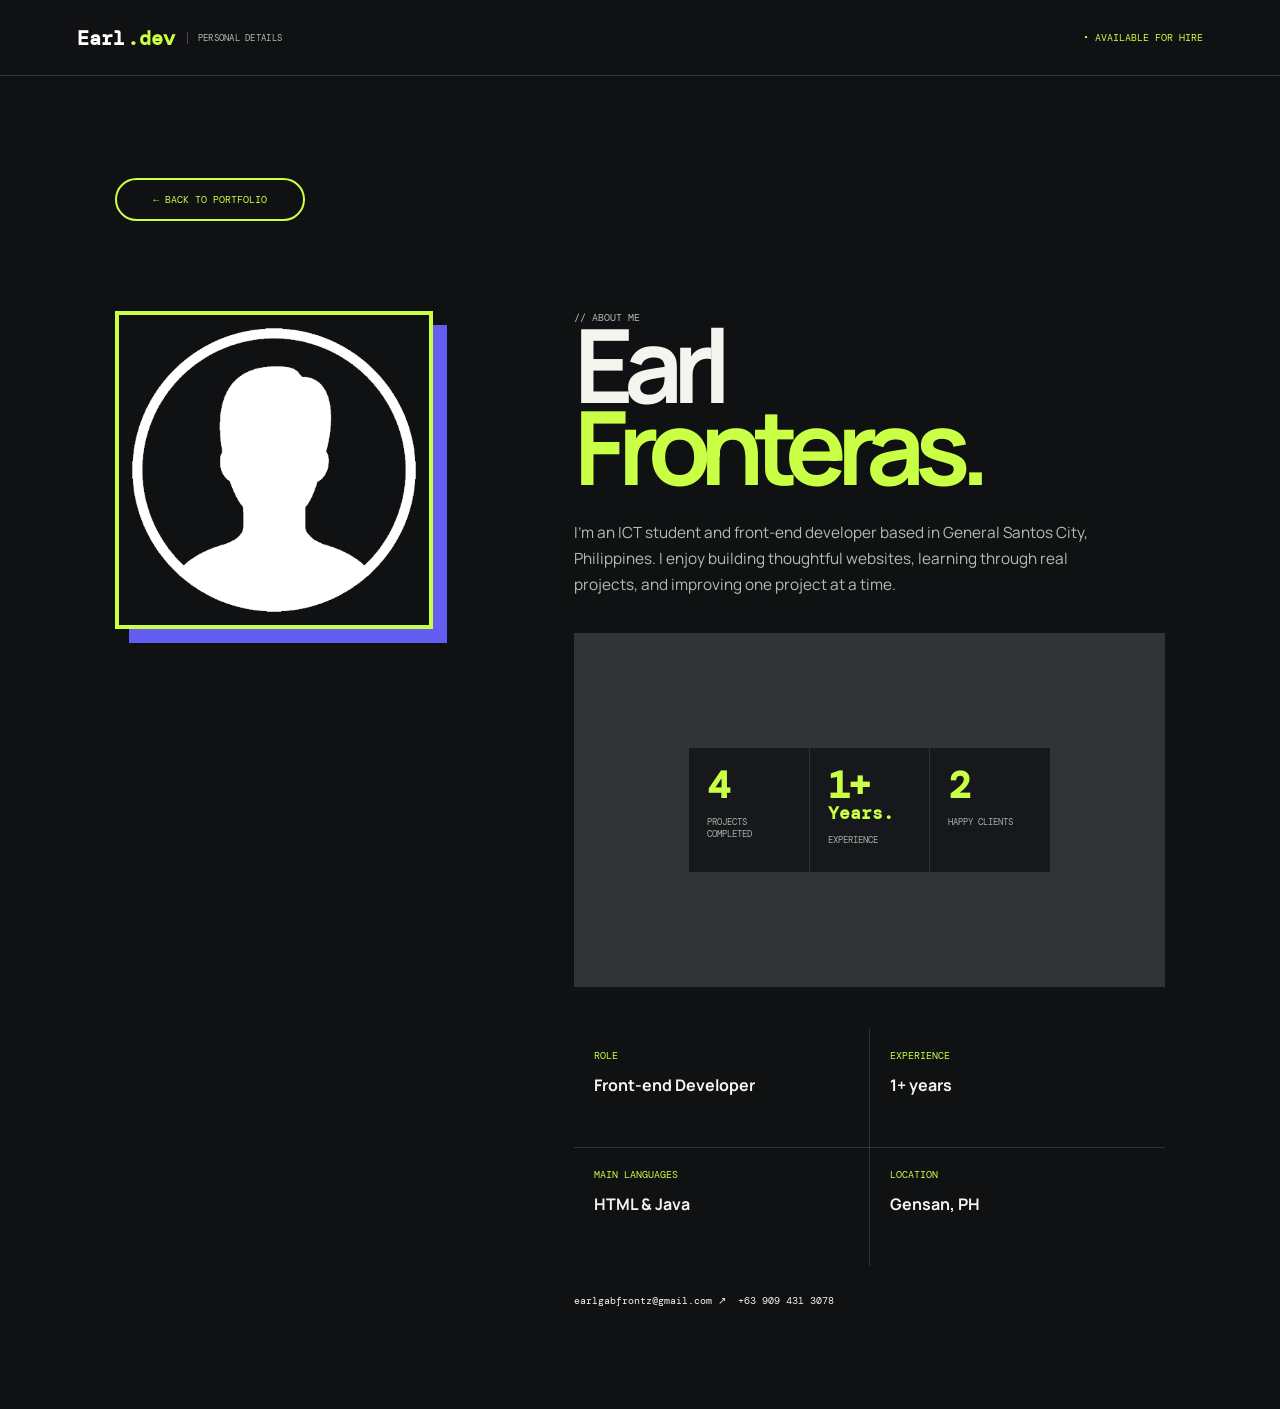
<file: personal-details.html>
<!doctype hphiptml>
<html lang="en">
<head>
  <meta charset="UTF-8">
  <meta name="viewport" content="width=device-width,initial-scale=1">
  <title>Personal Details | </title>
  <link rel="preconnect" href="https://fonts.googleapis.com">
  <link rel="preconnect" href="https://fonts.gstatic.com" crossorigin>
  <link href="https://fonts.googleapis.com/css2?family=DM+Mono:wght@400;500&family=Manrope:wght@400;600;700;800&display=swap" rel="stylesheet">
  <link rel="stylesheet" href="style.css">
  <style>
    body::after{content:"";position:fixed;z-index:100;inset:0;background:#c9ff45;transform:translateX(-101%);transition:transform .42s cubic-bezier(.76,0,.24,1);pointer-events:none}
    body.page-leaving::after,body.page-entering::after{transform:translateX(0)}
    body.page-leaving header,body.page-leaving main{opacity:0;transform:translateY(-12px);transition:opacity .25s ease,transform .25s ease}
    .details-page .back-link{justify-content:center;min-width:190px;padding:13px 18px;border:2px solid #c9ff45;border-radius:999px;transition:background .22s ease,color .22s ease,transform .25s cubic-bezier(.16,1,.3,1),box-shadow .25s ease}
    .details-page .back-link:hover,.details-page .back-link:focus-visible{background:#c9ff45;color:#101113;text-decoration:none;transform:translateX(-5px) scale(1.06);box-shadow:0 0 22px rgba(201,255,69,.55)}
  </style>
</head>
<body class="details-page page-entering">
  <header>
    <a class="logo" href="index.html">Earl<span>.dev</span><span class="role">personal details</span></a>
    <a class="available" href="mailto:earlgabfrontz@gmail.com">&bull; available for hire</a>
  </header>
  <main class="details-main">
    <a class="back-link" href="index.html?from=details">&larr; Back to portfolio</a>
    <div class="details-grid">
      <img class="details-photo" src="profile-cutout.png" alt="Portrait of Earl">
      <div class="details-copy">
        <p class="label">// ABOUT ME</p>
        <h1>Earl<br><span>Fronteras.</span></h1>
        <p class="details-intro">I&rsquo;m an ICT student and front-end developer based in General Santos City, Philippines. I enjoy building thoughtful websites, learning through real projects, and improving one project at a time.</p>
        <section class="achievement-strip" aria-label="Experience highlights">
          <article><strong class="project-count" data-count-to="10">1</strong><span>Projects completed</span></article>
          <article><strong>1+<span> Years.</span></strong><span>Experience</span></article>
          <article><strong>2</strong><span>Happy clients</span></article>
        </section>
        <dl class="details-list">
          <div><dt>Role</dt><dd>Front-end Developer</dd></div>
          <div><dt>Experience</dt><dd>1+ years</dd></div>
          <div><dt>Main languages</dt><dd>HTML &amp; Java</dd></div>
          <div><dt>Location</dt><dd>Gensan, PH</dd></div>
        </dl>
        <div class="details-contact">
          <a href="mailto:earlgabfrontz@gmail.com">earlgabfrontz@gmail.com &nearr;</a>
          <a href="tel:+639094313078">+63 909 431 3078</a>
        </div>
      </div>
    </div>
  </main>
  <script src="script.js"></script>
</body>
</html>
</file>
<file: style.css>
*{box-sizing:border-box}
html{scroll-behavior:smooth}
body{margin:0;background:#101113;color:#f5f5f0;font-family:Manrope,Arial,sans-serif;transition:background-color .5s ease,color .5s ease}
.skip-link{position:fixed;z-index:20;top:12px;left:12px;padding:10px 14px;background:#c9ff45;color:#101113;text-decoration:none;font:10px 'DM Mono',monospace;text-transform:uppercase;transform:translateY(-150%);transition:transform .2s ease}.skip-link:focus{transform:translateY(0);outline:2px solid #fff;outline-offset:2px}a:focus-visible,button:focus-visible{outline:2px solid #c9ff45;outline-offset:4px}
body.is-loading{overflow:hidden}.intro-screen{position:fixed;z-index:10;inset:0;display:grid;place-content:center;text-align:center;background:#101113;transition:opacity .6s ease,visibility .6s ease}.intro-kicker{position:relative;width:min(360px,78vw);height:44px;margin:0;color:#c9ff45;font:700 clamp(25px,5vw,46px) 'DM Mono',monospace;letter-spacing:-.07em}.intro-kicker span{position:absolute;inset:0;display:grid;place-items:center;opacity:0;animation:welcome-cycle 2s ease forwards}.intro-kicker span:nth-child(2){animation-delay:2s}.intro-kicker span:nth-child(3){animation-delay:4s}.intro-kicker span:nth-child(4){animation-delay:6s}.intro-kicker span:nth-child(5){animation-delay:8s}.intro-kicker span:nth-child(6){animation-delay:10s}.intro-kicker span:nth-child(7){animation-delay:12s}.intro-progress{width:min(270px,65vw);height:2px;margin:30px auto 0;background:#ffffff29;overflow:hidden}.intro-progress i{display:block;width:100%;height:100%;background:#c9ff45;transform:translateX(-100%);animation:intro-load 15s cubic-bezier(.16,1,.3,1) forwards}.intro-screen.is-hidden{opacity:0;visibility:hidden;pointer-events:none}@keyframes intro-load{to{transform:translateX(0)}}@keyframes welcome-cycle{0%{opacity:0;transform:translateY(5px)}12%,88%{opacity:1;transform:translateY(0)}100%{opacity:0;transform:translateY(-5px)}}
header{height:76px;padding:0 6vw;border-bottom:1px solid #ffffff29;display:flex;align-items:center;justify-content:space-between}
.logo{display:flex;align-items:center;gap:2px;color:#fff;text-decoration:none;font:700 20px 'DM Mono',monospace}.logo .role{margin-left:10px;padding-left:10px;border-left:1px solid #ffffff3d;color:#b7bbb5;font:9px 'DM Mono',monospace;text-transform:uppercase;letter-spacing:.03em}header,.logo,.logo .role,.label,.intro,.hero-bio,.terminal,.terminal-head,.output,.language,footer{transition:background-color .5s ease,color .5s ease,border-color .5s ease}
.logo span,h1 span,.green,.section-title span{color:#c9ff45}
nav{display:flex;gap:32px}
nav a,.available,.label{font:10px 'DM Mono',monospace;text-transform:uppercase;color:#b7bbb5;text-decoration:none}
nav a{display:grid;place-items:center;width:42px;height:42px;border-radius:50%;transition:color .2s ease,background-color .2s ease,box-shadow .2s ease}nav a:hover,nav a:focus-visible{background:#c9ff45;color:#101113;box-shadow:0 0 18px rgba(201,255,69,.65);outline:none}
.theme-toggle{width:34px;height:34px;padding:0;border:1px solid #ffffff44;border-radius:50%;background:transparent;color:#c9ff45;cursor:pointer;font-size:17px;transition:background .2s ease,color .2s ease,transform .2s ease}.theme-toggle:hover{background:#c9ff45;color:#101113;transform:rotate(20deg)}
.available{color:#c9ff45}
.hero,section{padding:9vw}
.hero{min-height:calc(100vh - 76px)}
.label{margin:0}
.hero-grid{display:grid;grid-template-columns:1.1fr .9fr;gap:7vw;align-items:center;margin:11vh 0}
.hero h1,#contact h2{font-size:clamp(64px,9vw,140px);line-height:.82;letter-spacing:-.1em;margin:0}
.hero-title{display:flex;flex-direction:column;align-items:flex-start}.hero-word{display:block;color:inherit;opacity:0;transition:opacity .3s ease,transform .85s cubic-bezier(.16,1,.3,1)}.hero-word-front{transform:translateX(-110%)}.hero-word-developer{transform:translateX(110%);transition-delay:.12s}.intro-complete .hero-word{opacity:1;transform:translateX(0)}.hero-bio{max-width:560px;margin:28px 0 0;color:#b7bbb5;font-size:clamp(12px,1.05vw,15px);line-height:1.7}.portrait-wrap{display:grid;place-items:center}.profile-photo{width:clamp(190px,27vw,360px);aspect-ratio:1;object-fit:cover;border-radius:50%;border:4px solid #c9ff45;box-shadow:12px 12px 0 #635df1;opacity:0;transform:translateX(90px) rotate(6deg);transition:opacity .35s ease,transform .8s cubic-bezier(.16,1,.3,1);cursor:pointer}.intro-complete .profile-photo{opacity:1;transform:translateX(0) rotate(0)}.intro-complete .portrait-wrap:hover .profile-photo{transform:scale(1.1) rotate(-3deg);box-shadow:18px 18px 0 #635df1}
.portrait-wrap{position:relative}.profile-stats{position:absolute;right:-4%;bottom:-8px;display:grid;gap:9px;z-index:2;opacity:0;transform:translateX(35px);transition:opacity .4s ease .45s,transform .55s cubic-bezier(.16,1,.3,1) .45s}.intro-complete .profile-stats{opacity:1;transform:translateX(0)}.intro-complete .portrait-wrap:hover .profile-stats{transform:translateX(0) scale(1.06)}.profile-stats p{margin:0;padding:11px 15px;background:#f5f5f0;color:#101113;border:1px solid #1011131f;border-radius:4px;box-shadow:5px 5px 0 #1011131c;font:600 10px 'DM Mono',monospace;text-transform:uppercase;white-space:nowrap;transition:transform .2s ease,box-shadow .2s ease}.profile-stats p:hover{transform:scale(1.06);box-shadow:7px 7px 0 #635df1}.profile-stats b{display:inline-grid;place-items:center;width:18px;height:18px;margin-right:8px;border-radius:50%;background:#101113;color:#c9ff45;font-size:9px;vertical-align:middle}
.terminal{padding:18px 25px;background:#1c1e21;border:1px solid #ffffff25;box-shadow:10px 10px #c9ff45;font:11px/1.7 'DM Mono',monospace;color:#f5f5f0}
.terminal-head{margin:-18px -25px 18px;padding:8px 12px;border-bottom:1px solid #ffffff25;color:#91968e;font-size:9px}
.terminal-head i{display:inline-block;width:7px;height:7px;background:#f15b50;border-radius:50%;margin-right:5px}
.terminal-head i:nth-child(2){background:#f3c85b}.terminal-head i:nth-child(3){background:#c9ff45}
.output{color:#9ba399;margin-left:15px}.terminal em{display:inline-block;background:#c9ff45;width:8px;height:14px;vertical-align:middle}
.intro{border-top:1px solid #ffffff29;padding-top:18px;max-width:100%;font-size:13px;color:#b7bbb5}.intro a{float:right;color:#c9ff45;text-decoration:none;font:10px 'DM Mono',monospace}
.ticker{overflow:hidden;white-space:nowrap;background:#c9ff45;color:#101113;padding:17px 0;font:11px 'DM Mono',monospace;letter-spacing:.05em}.ticker span{display:block;width:max-content;animation:ticker-scroll 18s linear infinite}@keyframes ticker-scroll{to{transform:translateX(-33.333%)}}@media(prefers-reduced-motion:reduce){.ticker span{animation:none}}
section>.label{border-bottom:1px solid #ffffff29;padding-bottom:15px;margin-bottom:50px}
.work-heading{display:flex;align-items:end;justify-content:space-between;gap:40px;margin:-10px 0 55px}.work-heading h2{margin:0;font-size:clamp(42px,6.3vw,88px);letter-spacing:-.1em;line-height:.86}.work-heading h2 span{color:#c9ff45}.work-heading p{max-width:300px;margin:0;color:#aab0a5;font:11px/1.7 'DM Mono',monospace;text-transform:uppercase}.scroll-reveal-left,.scroll-reveal-right{opacity:0;transition:opacity .35s ease,transform .8s cubic-bezier(.16,1,.3,1)}.scroll-reveal-left{transform:translateX(-90px)}.scroll-reveal-right{transform:translateX(90px)}.scroll-reveal-left.is-revealed,.scroll-reveal-right.is-revealed{opacity:1;transform:translateX(0)}.works{display:grid;grid-template-columns:1fr 1fr;gap:25px}.card{position:relative;min-height:390px;padding:24px;display:flex;flex-direction:column;justify-content:space-between;overflow:hidden;transition:transform .25s ease,box-shadow .25s ease}.card:hover{z-index:1;transform:scale(1.025);box-shadow:0 0 26px rgba(201,255,69,.7)}.card:first-child{grid-column:span 2;min-height:490px}.card small,.card p,.card-top span,.card a{font:10px 'DM Mono',monospace}.card-top{position:relative;z-index:2;display:flex;justify-content:space-between;gap:15px}.card-top span{opacity:.7}.card-bottom{position:relative;z-index:2;display:flex;align-items:end;justify-content:space-between;gap:24px}.card h2{font-size:clamp(42px,7vw,105px);letter-spacing:-.1em;line-height:.78;margin:0}.card-bottom>div{width:min(210px,43%)}.card p{margin:0 0 13px;line-height:1.55}.card a{display:inline-block;color:inherit;text-decoration:none;border-bottom:1px solid currentColor;padding-bottom:4px;text-transform:uppercase}.card a b{font-size:14px;margin-left:7px}.work-note{margin:22px 0 0;color:#aab0a5;font:10px 'DM Mono',monospace;letter-spacing:.04em}.github-activity{display:inline-flex;align-items:center;gap:9px;margin-top:16px;padding:12px 15px;border:1px solid #ffffff45;color:#f5f5f0;text-decoration:none;font:10px 'DM Mono',monospace;text-transform:uppercase;transition:background .2s ease,color .2s ease,transform .2s ease}.github-activity:hover,.github-activity:focus-visible{background:#c9ff45;color:#101113;transform:translateY(-3px);outline:none}.github-activity svg{width:18px;height:18px;fill:currentColor}.github-activity span{font-size:15px}
.works{transition:filter .25s ease}.works:hover{filter:drop-shadow(0 0 18px rgba(201,255,69,.42))}
.purple{background:#635df1;color:#101113}.white{background:#e8e9df;color:#101113}.orange{background:#e85a40;color:#101113}
.calculator{isolation:isolate}.calculator-art{position:absolute;z-index:0;right:11%;top:50%;width:250px;padding:20px;background:#27283c;border:3px solid #101113;border-radius:20px;box-shadow:12px 12px 0 #4b45bf;transform:translateY(-50%) rotate(10deg);opacity:.75;transition:transform .45s cubic-bezier(.16,1,.3,1),opacity .3s ease}.calculator:hover .calculator-art{transform:translateY(-60%) rotate(4deg);opacity:1}.calc-screen{display:block;height:55px;margin-bottom:18px;padding:13px;text-align:right;border:3px solid #101113;border-radius:7px;background:#c9ff45;font:15px 'DM Mono',monospace}.calc-keys{display:grid;grid-template-columns:repeat(3,1fr);gap:10px}.calc-keys i{height:36px;border:2px solid #101113;border-radius:7px;background:#a8a4ff}.calc-keys i:nth-child(3n){background:#c9ff45}.health-art{position:absolute;right:10%;top:18%;width:150px;height:150px;border:13px solid #c9ff45;border-left-color:#101113;border-radius:50%;display:grid;place-content:center;text-align:center;transform:rotate(-25deg);transition:transform .4s ease}.health:hover .health-art{transform:rotate(30deg) scale(1.1)}.health-art strong{font-size:48px;letter-spacing:-.1em;line-height:.8}.health-art em{font:8px 'DM Mono',monospace;font-style:normal;margin-top:8px}.archive-art{position:absolute;right:-18px;top:61px;display:grid;grid-template-columns:repeat(2,100px);gap:8px;transform:rotate(12deg);transition:transform .4s ease}.archive:hover .archive-art{transform:rotate(0) translate(-12px,8px)}.archive-art i{display:grid;place-items:center;width:100px;height:86px;background:#101113;color:#e85a40;font:24px 'DM Mono',monospace;font-style:normal}.archive-art i:nth-child(2),.archive-art i:nth-child(3){background:#c9ff45;color:#101113}@media(max-width:650px){.work-heading{display:block;margin-bottom:40px}.work-heading p{margin-top:22px}.calculator-art{right:-20px;width:190px;padding:14px;opacity:.5}.calc-screen{height:42px;margin-bottom:12px;padding:9px;font-size:12px}.calc-keys{gap:7px}.calc-keys i{height:27px}.card-bottom{display:block}.card-bottom>div{width:100%;margin-top:22px}.health-art{right:7%;top:18%;width:130px;height:130px}.archive-art{top:60px}.work-note{line-height:1.6}}
.section-title{font-size:clamp(40px,6vw,85px);line-height:.9;letter-spacing:-.09em;margin:0 0 50px}
.language-grid{display:grid;grid-template-columns:repeat(3,1fr);gap:18px}.language{min-height:230px;padding:25px;border:1px solid #ffffff29;transition:transform .25s ease,border-color .25s ease,box-shadow .25s ease}.language:hover{position:relative;z-index:1;transform:scale(1.05);border-color:#c9ff45;box-shadow:0 0 24px rgba(201,255,69,.65)}.language b{display:grid;place-items:center;width:75px;height:75px;font:700 28px 'DM Mono',monospace;color:#fff}.language h3{font-size:24px;margin:30px 0 5px}.language p{font:10px 'DM Mono',monospace;color:#aab0a5;text-transform:uppercase}
.html b{background:#e44d26}.css b{background:#264de4}.js{background:#f7df1e;color:#111}.js b{background:#111;color:#f7df1e}.js p{color:#514c14}
.language-logo{display:block;width:48px;height:48px;object-fit:contain}.react b{background:#20232a}.python b{background:#3776ab}.java b{background:#f5f5f0}
.skills-section{background:#17181b}.skills-heading{display:flex;align-items:end;justify-content:space-between;gap:40px}.skills-heading .section-title{margin-bottom:50px}.skills-heading p{max-width:300px;margin:0 0 50px;color:#aab0a5;font:10px/1.7 'DM Mono',monospace;text-transform:uppercase}.skill-bars{display:grid;grid-template-columns:repeat(2,minmax(0,1fr));gap:28px 42px}.skill-bar-label{display:flex;justify-content:space-between;align-items:center;margin-bottom:11px;font:11px 'DM Mono',monospace;text-transform:uppercase}.skill-bar-label strong{color:#c9ff45;font-weight:500}.skill-bar-track{height:22px;padding:4px;background:#ffffff1f;border-radius:999px;overflow:hidden}.skill-bar-track i{display:block;width:var(--level);height:100%;background:#c9ff45;border-radius:999px;transform:scaleX(0);transform-origin:left}.skills-section.is-filled .skill-bar-track i{animation:skill-fill 1.1s cubic-bezier(.16,1,.3,1) both}.skill-bar:nth-child(2) i{animation-delay:.08s}.skill-bar:nth-child(3) i{animation-delay:.16s}.skill-bar:nth-child(4) i{animation-delay:.24s}.skill-bar:nth-child(5) i{animation-delay:.32s}.skill-bar:nth-child(6) i{animation-delay:.4s}@keyframes skill-fill{to{transform:scaleX(1)}}body.light-theme .skills-section{background:#e7e8df}body.light-theme .skill-bar-track{background:#1113151c}@media(prefers-reduced-motion:reduce){.skill-bar-track i{transform:scaleX(1)}.skills-section.is-filled .skill-bar-track i{animation:none}}@media(max-width:650px){.skills-heading{display:block}.skills-heading .section-title{margin-bottom:24px}.skills-heading p{margin:0 0 36px}.skill-bars{grid-template-columns:1fr;gap:20px}}
.scroll-letter{display:inline-block;opacity:0;transform:translateY(.55em) rotate(3deg);transition:opacity .45s ease,transform .55s cubic-bezier(.16,1,.3,1);transition-delay:var(--letter-delay)}.letters-visible .scroll-letter{opacity:1;transform:translateY(0) rotate(0)}@media(prefers-reduced-motion:reduce){.scroll-letter,.scroll-reveal-left,.scroll-reveal-right{opacity:1;transform:none;transition:none}}
#contact{background:#c9ff45;color:#101113;min-height:550px}#contact .label{border-color:#10111344;color:#384321}#contact h2{margin:14vh 0 50px}#contact h2 span{color:#635df1}.mail{display:block;width:max-content;max-width:100%;color:#101113;text-decoration:none;border-bottom:2px solid;padding-bottom:8px;font:clamp(15px,2vw,26px) 'DM Mono',monospace;overflow-wrap:anywhere}.phone{display:block;color:#101113;text-decoration:none;font:13px 'DM Mono',monospace;margin-top:22px}.social-links{display:flex;gap:10px;margin-top:16px}.social-links a{display:inline-grid;place-items:center;width:42px;height:42px;border:1px solid #101113;border-radius:50%;color:#101113;text-decoration:none;font-size:0;transition:background .2s ease,color .2s ease,transform .2s ease}.social-links a:hover,.social-links a:focus-visible{background:#101113;color:#c9ff45;transform:translateY(-3px) scale(1.08);outline:none}.social-links svg{width:18px;height:18px;fill:currentColor}.social-links svg rect,.social-links svg circle{fill:none;stroke:currentColor;stroke-width:2}
footer{display:flex;justify-content:space-between;padding:20px 6vw;color:#aab0a5;font:9px 'DM Mono',monospace}
body.light-theme{background:#f4f4ed;color:#111315}body.light-theme header,body.light-theme section>.label{border-color:#1113152b}body.light-theme .logo{color:#111315}body.light-theme nav a,body.light-theme .label{color:#5d625c}body.light-theme .theme-toggle{border-color:#11131544;color:#384321}body.light-theme .hero-bio,body.light-theme .intro{color:#5d625c}body.light-theme .terminal{background:#e7e8df;border-color:#1113152b;color:#111315}body.light-theme .terminal-head{border-color:#1113152b;color:#62685f}body.light-theme .output{color:#5d625c}body.light-theme .language{border-color:#1113152b}body.light-theme footer{color:#5d625c}body.light-theme .intro-screen{background:#101113;color:#f5f5f0}
@media(max-width:650px){header{height:64px;padding:0 7vw}nav{display:none}.available{font-size:8px}.logo .role{display:none}.theme-toggle{margin-left:auto;margin-right:12px}.hero,section{padding:20vw 7vw}.hero{min-height:calc(100vh - 64px)}.hero-grid{grid-template-columns:1fr;margin:12vh 0 7vh;gap:9vh}.hero h1,#contact h2{font-size:17vw}.hero-bio{margin-top:20px;font-size:11px;line-height:1.65}.profile-photo{width:min(68vw,260px);border-width:3px;box-shadow:7px 7px 0 #635df1}.intro{font-size:11px}.works,.language-grid{grid-template-columns:1fr}.card:first-child{grid-column:auto}.card,.card:first-child{min-height:260px}.language{min-height:160px}.language h3{margin:16px 0 5px}footer span:nth-child(2){display:none}}
@media(max-width:650px){.profile-stats{right:-3vw;bottom:-40px;gap:6px}.profile-stats p{padding:8px 10px;font-size:8px}.profile-stats b{width:15px;height:15px;margin-right:5px;font-size:7px}}
.intro-kicker{position:relative;width:min(360px,78vw);height:44px;margin:0;color:#c9ff45;font-size:clamp(25px,5vw,46px);letter-spacing:-.07em}.intro-kicker span{position:absolute;inset:0;display:grid;place-items:center;opacity:0;animation:welcome-cycle 2s ease forwards}.intro-kicker span:nth-child(2){animation-delay:2s}.intro-kicker span:nth-child(3){animation-delay:4s}.intro-kicker span:nth-child(4){animation-delay:6s}.intro-kicker span:nth-child(5){animation-delay:8s}.intro-kicker span:nth-child(6){animation-delay:10s}.intro-kicker span:nth-child(7){animation-delay:12s}.intro-progress{margin-top:24px}.intro-progress i{animation-duration:15s}@media(max-width:650px){.intro-kicker{font-size:clamp(24px,8vw,36px)}}
.details-button{display:inline-flex;align-items:center;justify-content:space-between;gap:34px;min-width:210px;margin-top:25px;padding:14px 20px;border:2px solid #c9ff45;border-radius:999px;color:#c9ff45;text-decoration:none;font:10px 'DM Mono',monospace;text-transform:uppercase;transition:background .2s ease,color .2s ease,transform .25s cubic-bezier(.16,1,.3,1),box-shadow .25s ease}.details-button span{font-size:17px;line-height:.5;transition:transform .2s ease}.details-button:hover,.details-button:focus-visible{background:#c9ff45;color:#101113;transform:translateY(-3px) scale(1.07);box-shadow:0 0 22px rgba(201,255,69,.55);outline:none}.details-button:hover span{transform:translateX(4px)}.details-page{min-height:100vh;background:#101113;color:#f5f5f0}.details-page header{padding:0 6vw}.details-main{padding:8vw 9vw}.back-link{display:inline-flex;align-items:center;gap:9px;color:#c9ff45;text-decoration:none;font:10px 'DM Mono',monospace;text-transform:uppercase}.back-link:hover,.back-link:focus-visible{text-decoration:underline;outline:none}.details-grid{display:grid;grid-template-columns:minmax(220px,.7fr) 1.3fr;gap:min(11vw,150px);align-items:start;margin-top:10vh}.details-photo{width:min(100%,330px);aspect-ratio:1;object-fit:cover;border:4px solid #c9ff45;box-shadow:14px 14px 0 #635df1}.details-copy h1{margin:0;font-size:clamp(54px,8vw,120px);line-height:.8;letter-spacing:-.1em}.details-copy h1 span{color:#c9ff45}.details-intro{max-width:550px;margin:32px 0;color:#b7bbb5;font-size:clamp(13px,1.2vw,16px);line-height:1.7}.achievement-strip{display:grid;grid-template-columns:repeat(3,1fr);gap:1px;margin-top:34px;background:#ffffff24}.achievement-strip article{min-height:124px;padding:18px;background:#17181b;transition:background .25s ease,color .25s ease,transform .25s ease,box-shadow .25s ease}.achievement-strip article:hover{position:relative;z-index:1;background:#c9ff45;color:#101113;transform:scale(1.08);box-shadow:0 0 28px rgba(201,255,69,.7)}.achievement-strip strong{display:block;color:#c9ff45;font:700 clamp(27px,3vw,42px)/1 'DM Mono',monospace;letter-spacing:-.08em;transition:color .25s ease}.achievement-strip article:hover strong{color:#101113}.achievement-strip strong span{font-size:.46em;letter-spacing:0}.achievement-strip article>span{display:block;margin-top:12px;color:#aab0a5;font:9px 'DM Mono',monospace;text-transform:uppercase;line-height:1.35;transition:color .25s ease}.achievement-strip article:hover>span{color:#384321}.details-list{display:grid;grid-template-columns:repeat(2,minmax(0,1fr));gap:1px;margin-top:42px;background:#ffffff24}.details-list div{min-height:118px;padding:20px;background:#101113}.details-list dt{color:#c9ff45;font:10px 'DM Mono',monospace;text-transform:uppercase}.details-list dd{margin:12px 0 0;font-size:16px;font-weight:700}.details-contact{display:flex;flex-wrap:wrap;gap:12px;margin-top:28px}.details-contact a{color:#f5f5f0;text-decoration:none;font:10px 'DM Mono',monospace}.details-contact a:hover,.details-contact a:focus-visible{color:#c9ff45;outline:none}@media(max-width:650px){.details-page header{padding:0 7vw}.details-main{padding:16vw 7vw}.details-grid{grid-template-columns:1fr;gap:55px;margin-top:8vh}.details-photo{width:min(72vw,290px)}.achievement-strip{grid-template-columns:1fr}.achievement-strip article{min-height:88px}.details-list{grid-template-columns:1fr}.details-list div{min-height:90px}}
</file>
